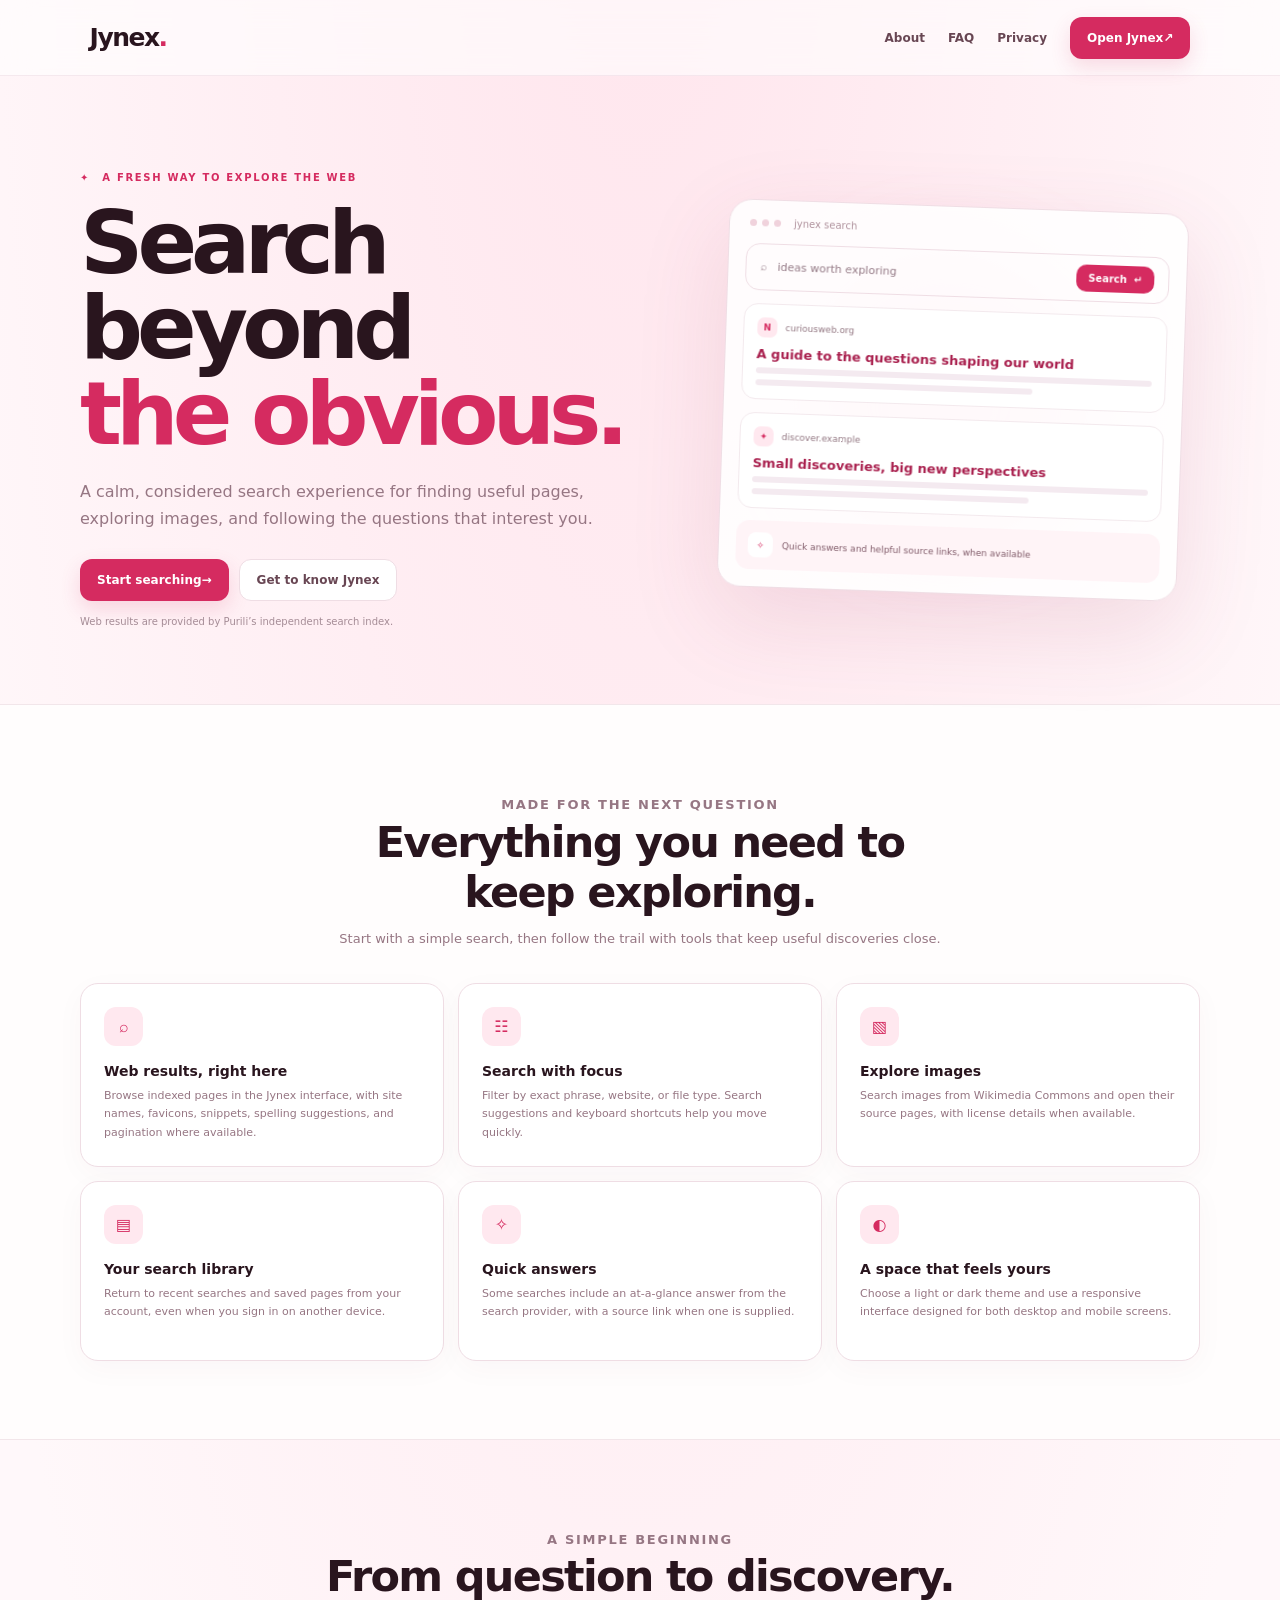
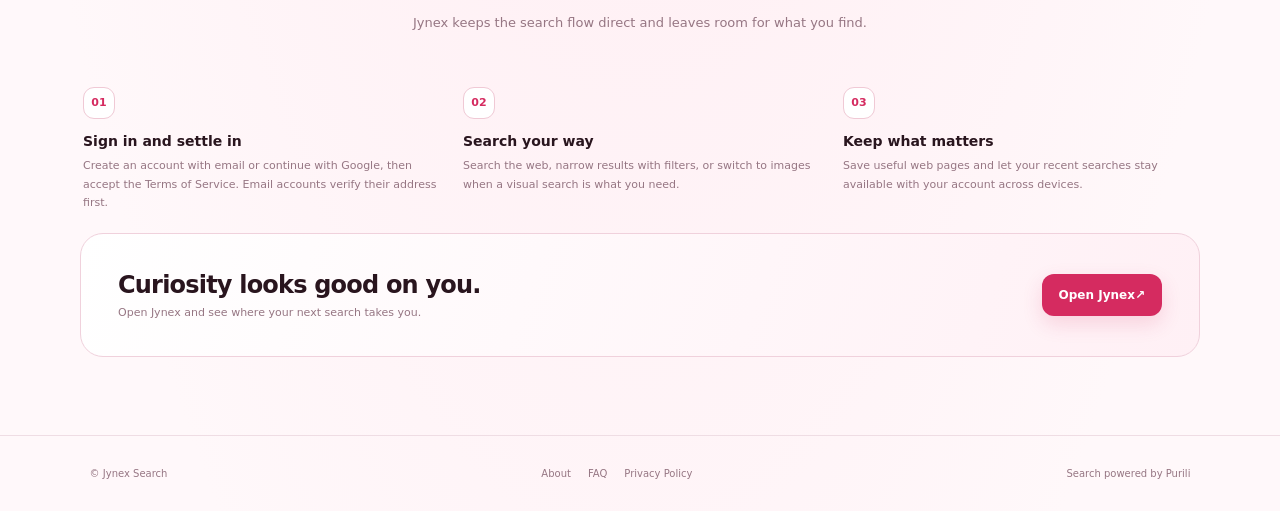
<file: docs/index.html>
<!doctype html>
<html lang="en">
<head>
  <meta charset="utf-8">
  <meta name="viewport" content="width=device-width, initial-scale=1">
  <meta name="theme-color" content="#fff8fa">
  <meta name="description" content="Meet Jynex: a thoughtful place to search the web, explore images, and follow your curiosity.">
  <title>Jynex — Search beyond the obvious</title>
  <link rel="icon" href="./favicon.png" type="image/png">
  <link rel="stylesheet" href="./site.css">
</head>
<body>
  <header class="site-nav">
    <a class="wordmark" href="https://divyankg26.github.io/jynex/" aria-label="Jynex home">Jynex<span>.</span></a>
    <nav class="nav-links" aria-label="Main navigation">
      <a href="https://divyankg26.github.io/jynex/about/">About</a>
      <a href="https://divyankg26.github.io/jynex/faq/">FAQ</a>
      <a href="https://divyankg26.github.io/jynex/privacy/">Privacy</a>
      <a class="nav-cta" href="https://divyankg26.github.io/jynex/app/">Open Jynex <span aria-hidden="true">↗</span></a>
    </nav>
  </header>

  <main>
    <section class="page-wrap hero">
      <div>
        <p class="eyebrow"><span>✦</span> A fresh way to explore the web</p>
        <h1>Search beyond<br><em>the obvious.</em></h1>
        <p class="hero-copy">A calm, considered search experience for finding useful pages, exploring images, and following the questions that interest you.</p>
        <div class="hero-actions">
          <a class="button-primary" href="https://divyankg26.github.io/jynex/app/">Start searching <span aria-hidden="true">→</span></a>
          <a class="button-secondary" href="https://divyankg26.github.io/jynex/about/">Get to know Jynex</a>
        </div>
        <p class="hero-note">Web results are provided by Purili’s independent search index.</p>
      </div>
      <div class="search-art" aria-label="Illustration of a Jynex search page">
        <div class="glow"></div>
        <div class="mock-window" aria-hidden="true">
          <div class="mock-top"><span class="mock-dot"></span><span class="mock-dot"></span><span class="mock-dot"></span><span style="margin-left:8px">jynex search</span></div>
          <div class="mock-query"><span>⌕</span> ideas worth exploring <b>Search&nbsp; ↵</b></div>
          <div class="mock-result"><div class="mock-domain"><span class="mock-favicon">N</span> curiousweb.org</div><p class="mock-title">A guide to the questions shaping our world</p><div class="mock-lines"></div><div class="mock-lines short"></div></div>
          <div class="mock-result"><div class="mock-domain"><span class="mock-favicon">✦</span> discover.example</div><p class="mock-title">Small discoveries, big new perspectives</p><div class="mock-lines"></div><div class="mock-lines short"></div></div>
          <div class="mock-answer"><i>✧</i><span>Quick answers and helpful source links, when available</span></div>
        </div>
      </div>
    </section>

    <section class="section section-tint">
      <div class="page-wrap">
        <div class="section-heading"><p class="eyebrow">Made for the next question</p><h2>Everything you need to keep exploring.</h2><p>Start with a simple search, then follow the trail with tools that keep useful discoveries close.</p></div>
        <div class="feature-grid">
          <article class="feature-card"><span class="feature-icon">⌕</span><h3>Web results, right here</h3><p>Browse indexed pages in the Jynex interface, with site names, favicons, snippets, spelling suggestions, and pagination where available.</p></article>
          <article class="feature-card"><span class="feature-icon">☷</span><h3>Search with focus</h3><p>Filter by exact phrase, website, or file type. Search suggestions and keyboard shortcuts help you move quickly.</p></article>
          <article class="feature-card"><span class="feature-icon">▧</span><h3>Explore images</h3><p>Search images from Wikimedia Commons and open their source pages, with license details when available.</p></article>
          <article class="feature-card"><span class="feature-icon">▤</span><h3>Your search library</h3><p>Return to recent searches and saved pages from your account, even when you sign in on another device.</p></article>
          <article class="feature-card"><span class="feature-icon">✧</span><h3>Quick answers</h3><p>Some searches include an at-a-glance answer from the search provider, with a source link when one is supplied.</p></article>
          <article class="feature-card"><span class="feature-icon">◐</span><h3>A space that feels yours</h3><p>Choose a light or dark theme and use a responsive interface designed for both desktop and mobile screens.</p></article>
        </div>
      </div>
    </section>

    <section class="section">
      <div class="page-wrap">
        <div class="section-heading"><p class="eyebrow">A simple beginning</p><h2>From question to discovery.</h2><p>Jynex keeps the search flow direct and leaves room for what you find.</p></div>
        <div class="steps">
          <article class="step"><span class="step-number">01</span><h3>Sign in and settle in</h3><p>Create an account with email or continue with Google, then accept the Terms of Service. Email accounts verify their address first.</p></article>
          <article class="step"><span class="step-number">02</span><h3>Search your way</h3><p>Search the web, narrow results with filters, or switch to images when a visual search is what you need.</p></article>
          <article class="step"><span class="step-number">03</span><h3>Keep what matters</h3><p>Save useful web pages and let your recent searches stay available with your account across devices.</p></article>
        </div>
        <div class="cta-band"><div><h2>Curiosity looks good on you.</h2><p>Open Jynex and see where your next search takes you.</p></div><a class="button-primary" href="https://divyankg26.github.io/jynex/app/">Open Jynex <span aria-hidden="true">↗</span></a></div>
      </div>
    </section>
  </main>

  <footer class="site-footer"><span>© Jynex Search</span><nav aria-label="Footer navigation"><a href="https://divyankg26.github.io/jynex/about/">About</a><a href="https://divyankg26.github.io/jynex/faq/">FAQ</a><a href="https://divyankg26.github.io/jynex/privacy/">Privacy Policy</a></nav><span>Search powered by Purili</span></footer>
</body>
</html>
</file>
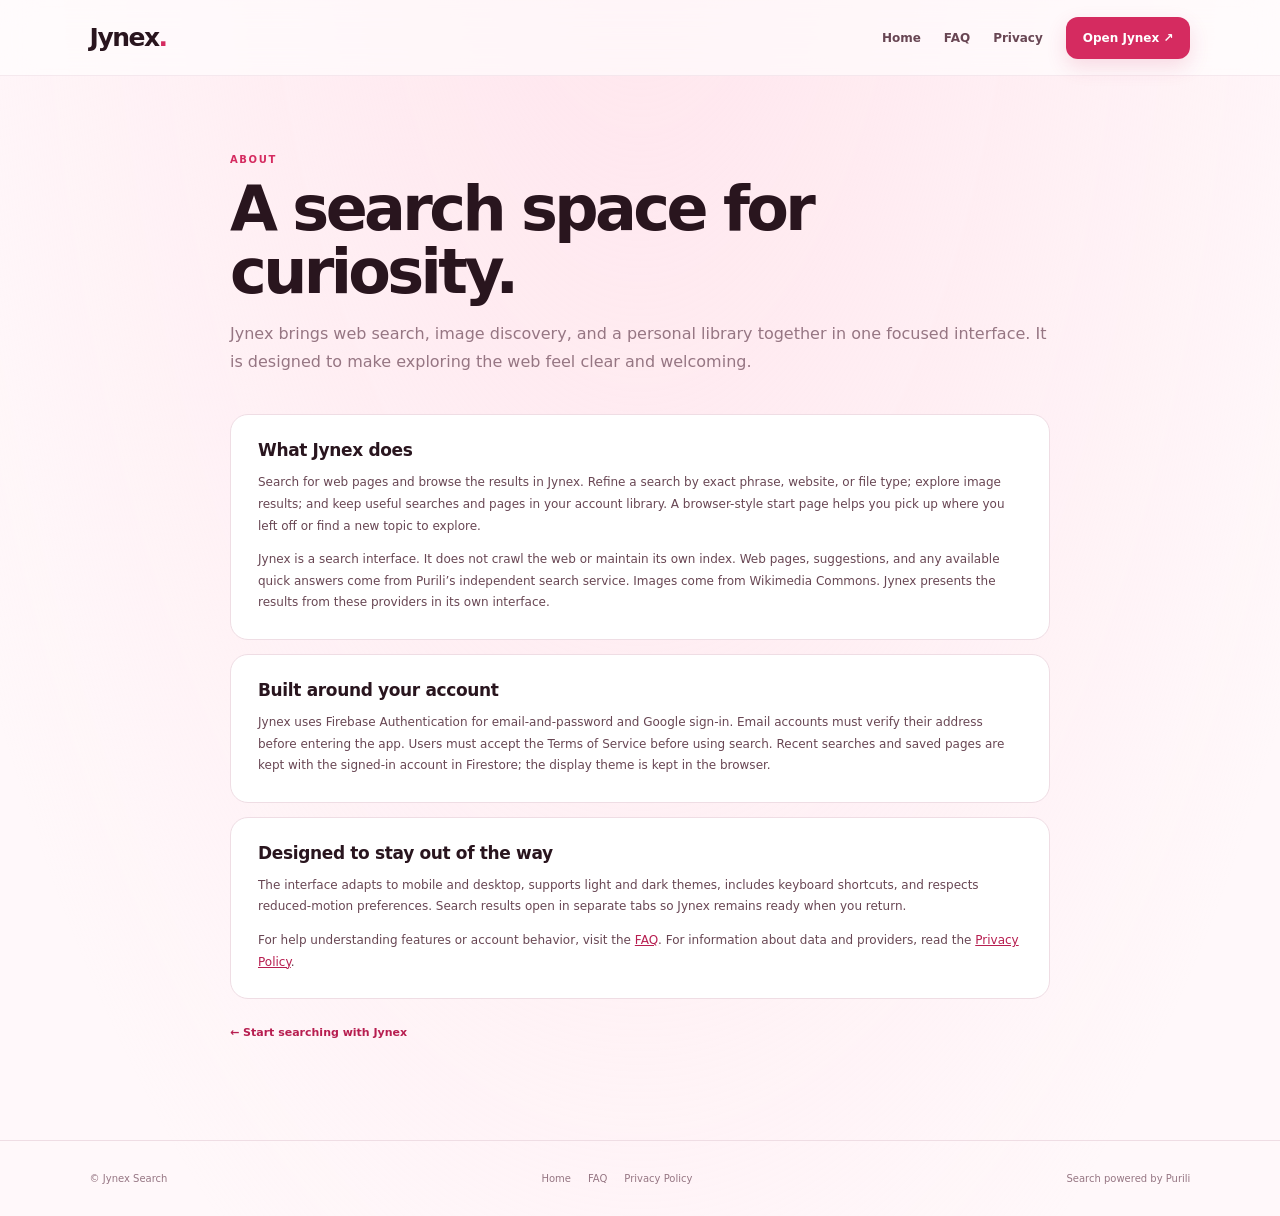
<file: docs/about/index.html>
<!doctype html>
<html lang="en">
<head>
  <meta charset="utf-8"><meta name="viewport" content="width=device-width, initial-scale=1"><meta name="theme-color" content="#fff8fa">
  <meta name="description" content="Learn about Jynex, how its search works, and the services that provide its results.">
  <title>About Jynex</title><link rel="icon" href="../favicon.png" type="image/png"><link rel="stylesheet" href="../site.css">
</head>
<body>
  <header class="site-nav"><a class="wordmark" href="https://divyankg26.github.io/jynex/">Jynex<span>.</span></a><nav class="nav-links" aria-label="Main navigation"><a href="https://divyankg26.github.io/jynex/">Home</a><a href="https://divyankg26.github.io/jynex/faq/">FAQ</a><a href="https://divyankg26.github.io/jynex/privacy/">Privacy</a><a class="nav-cta" href="https://divyankg26.github.io/jynex/app/">Open Jynex ↗</a></nav></header>
  <main class="content-page">
    <p class="content-kicker">About</p><h1>A search space for curiosity.</h1>
    <p class="content-lead">Jynex brings web search, image discovery, and a personal library together in one focused interface. It is designed to make exploring the web feel clear and welcoming.</p>
    <section class="content-card"><h2>What Jynex does</h2><p>Search for web pages and browse the results in Jynex. Refine a search by exact phrase, website, or file type; explore image results; and keep useful searches and pages in your account library. A browser-style start page helps you pick up where you left off or find a new topic to explore.</p><p>Jynex is a search interface. It does not crawl the web or maintain its own index. Web pages, suggestions, and any available quick answers come from Purili’s independent search service. Images come from Wikimedia Commons. Jynex presents the results from these providers in its own interface.</p></section>
    <section class="content-card"><h2>Built around your account</h2><p>Jynex uses Firebase Authentication for email-and-password and Google sign-in. Email accounts must verify their address before entering the app. Users must accept the Terms of Service before using search. Recent searches and saved pages are kept with the signed-in account in Firestore; the display theme is kept in the browser.</p></section>
    <section class="content-card"><h2>Designed to stay out of the way</h2><p>The interface adapts to mobile and desktop, supports light and dark themes, includes keyboard shortcuts, and respects reduced-motion preferences. Search results open in separate tabs so Jynex remains ready when you return.</p><p>For help understanding features or account behavior, visit the <a href="https://divyankg26.github.io/jynex/faq/">FAQ</a>. For information about data and providers, read the <a href="https://divyankg26.github.io/jynex/privacy/">Privacy Policy</a>.</p></section>
    <a class="back-link" href="https://divyankg26.github.io/jynex/app/">← Start searching with Jynex</a>
  </main>
  <footer class="site-footer"><span>© Jynex Search</span><nav aria-label="Footer navigation"><a href="https://divyankg26.github.io/jynex/">Home</a><a href="https://divyankg26.github.io/jynex/faq/">FAQ</a><a href="https://divyankg26.github.io/jynex/privacy/">Privacy Policy</a></nav><span>Search powered by Purili</span></footer>
</body>
</html>
</file>
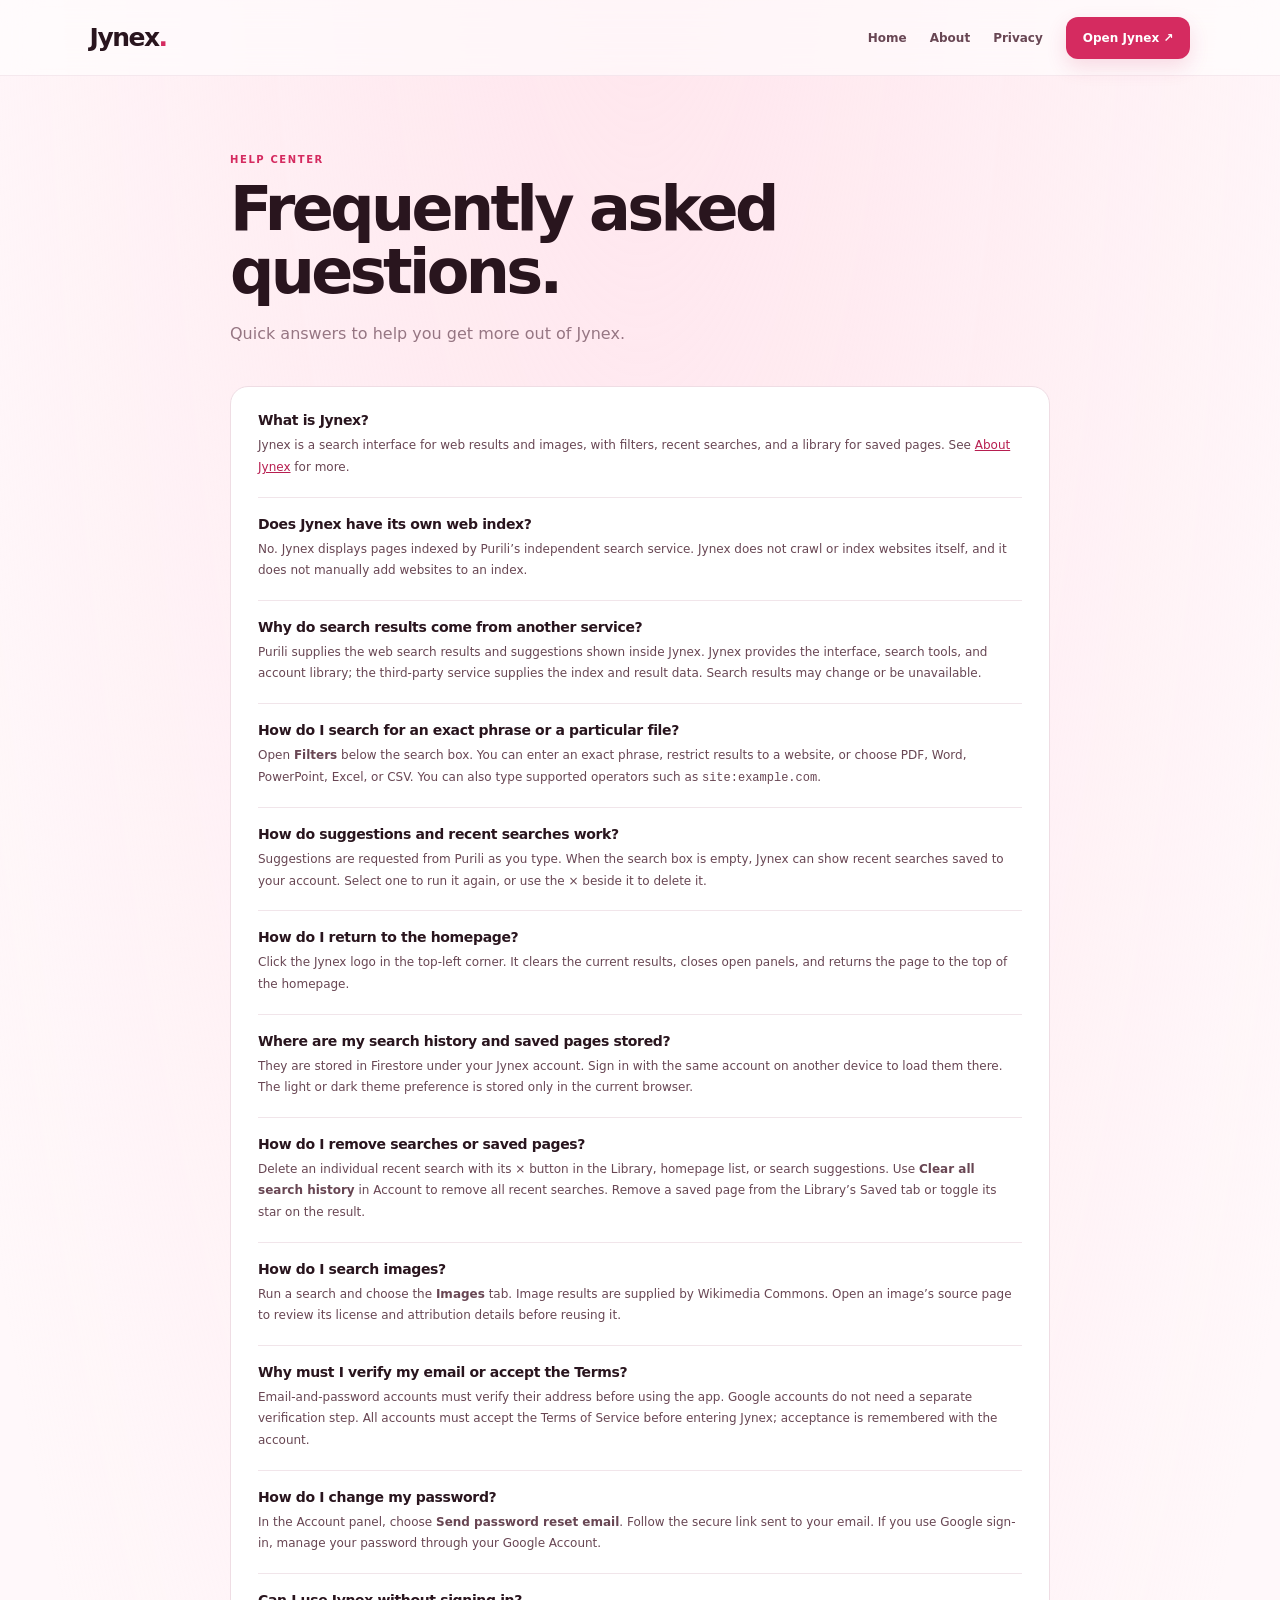
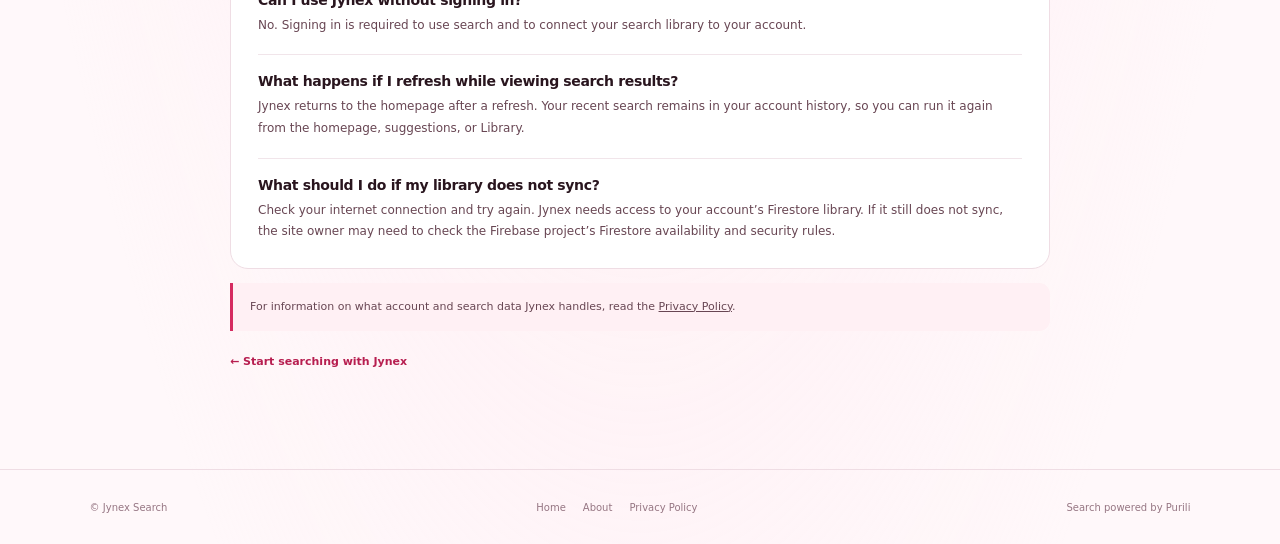
<file: docs/faq/index.html>
<!doctype html>
<html lang="en">
<head>
  <meta charset="utf-8"><meta name="viewport" content="width=device-width, initial-scale=1"><meta name="theme-color" content="#fff8fa">
  <meta name="description" content="Answers to common questions about Jynex search, accounts, results, images, privacy, and your library.">
  <title>FAQ — Jynex</title><link rel="icon" href="../favicon.png" type="image/png"><link rel="stylesheet" href="../site.css">
</head>
<body>
  <header class="site-nav"><a class="wordmark" href="https://divyankg26.github.io/jynex/">Jynex<span>.</span></a><nav class="nav-links" aria-label="Main navigation"><a href="https://divyankg26.github.io/jynex/">Home</a><a href="https://divyankg26.github.io/jynex/about/">About</a><a href="https://divyankg26.github.io/jynex/privacy/">Privacy</a><a class="nav-cta" href="https://divyankg26.github.io/jynex/app/">Open Jynex ↗</a></nav></header>
  <main class="content-page">
    <p class="content-kicker">Help center</p><h1>Frequently asked questions.</h1>
    <p class="content-lead">Quick answers to help you get more out of Jynex.</p>
    <section class="content-card" aria-label="Frequently asked questions">
      <div class="faq-item"><h2>What is Jynex?</h2><p>Jynex is a search interface for web results and images, with filters, recent searches, and a library for saved pages. See <a href="https://divyankg26.github.io/jynex/about/">About Jynex</a> for more.</p></div>
      <div class="faq-item"><h2>Does Jynex have its own web index?</h2><p>No. Jynex displays pages indexed by Purili’s independent search service. Jynex does not crawl or index websites itself, and it does not manually add websites to an index.</p></div>
      <div class="faq-item"><h2>Why do search results come from another service?</h2><p>Purili supplies the web search results and suggestions shown inside Jynex. Jynex provides the interface, search tools, and account library; the third-party service supplies the index and result data. Search results may change or be unavailable.</p></div>
      <div class="faq-item"><h2>How do I search for an exact phrase or a particular file?</h2><p>Open <strong>Filters</strong> below the search box. You can enter an exact phrase, restrict results to a website, or choose PDF, Word, PowerPoint, Excel, or CSV. You can also type supported operators such as <code>site:example.com</code>.</p></div>
      <div class="faq-item"><h2>How do suggestions and recent searches work?</h2><p>Suggestions are requested from Purili as you type. When the search box is empty, Jynex can show recent searches saved to your account. Select one to run it again, or use the × beside it to delete it.</p></div>
      <div class="faq-item"><h2>How do I return to the homepage?</h2><p>Click the Jynex logo in the top-left corner. It clears the current results, closes open panels, and returns the page to the top of the homepage.</p></div>
      <div class="faq-item"><h2>Where are my search history and saved pages stored?</h2><p>They are stored in Firestore under your Jynex account. Sign in with the same account on another device to load them there. The light or dark theme preference is stored only in the current browser.</p></div>
      <div class="faq-item"><h2>How do I remove searches or saved pages?</h2><p>Delete an individual recent search with its × button in the Library, homepage list, or search suggestions. Use <strong>Clear all search history</strong> in Account to remove all recent searches. Remove a saved page from the Library’s Saved tab or toggle its star on the result.</p></div>
      <div class="faq-item"><h2>How do I search images?</h2><p>Run a search and choose the <strong>Images</strong> tab. Image results are supplied by Wikimedia Commons. Open an image’s source page to review its license and attribution details before reusing it.</p></div>
      <div class="faq-item"><h2>Why must I verify my email or accept the Terms?</h2><p>Email-and-password accounts must verify their address before using the app. Google accounts do not need a separate verification step. All accounts must accept the Terms of Service before entering Jynex; acceptance is remembered with the account.</p></div>
      <div class="faq-item"><h2>How do I change my password?</h2><p>In the Account panel, choose <strong>Send password reset email</strong>. Follow the secure link sent to your email. If you use Google sign-in, manage your password through your Google Account.</p></div>
      <div class="faq-item"><h2>Can I use Jynex without signing in?</h2><p>No. Signing in is required to use search and to connect your search library to your account.</p></div>
      <div class="faq-item"><h2>What happens if I refresh while viewing search results?</h2><p>Jynex returns to the homepage after a refresh. Your recent search remains in your account history, so you can run it again from the homepage, suggestions, or Library.</p></div>
      <div class="faq-item"><h2>What should I do if my library does not sync?</h2><p>Check your internet connection and try again. Jynex needs access to your account’s Firestore library. If it still does not sync, the site owner may need to check the Firebase project’s Firestore availability and security rules.</p></div>
    </section>
    <p class="legal-note">For information on what account and search data Jynex handles, read the <a href="https://divyankg26.github.io/jynex/privacy/">Privacy Policy</a>.</p>
    <a class="back-link" href="https://divyankg26.github.io/jynex/app/">← Start searching with Jynex</a>
  </main>
  <footer class="site-footer"><span>© Jynex Search</span><nav aria-label="Footer navigation"><a href="https://divyankg26.github.io/jynex/">Home</a><a href="https://divyankg26.github.io/jynex/about/">About</a><a href="https://divyankg26.github.io/jynex/privacy/">Privacy Policy</a></nav><span>Search powered by Purili</span></footer>
</body>
</html>
</file>
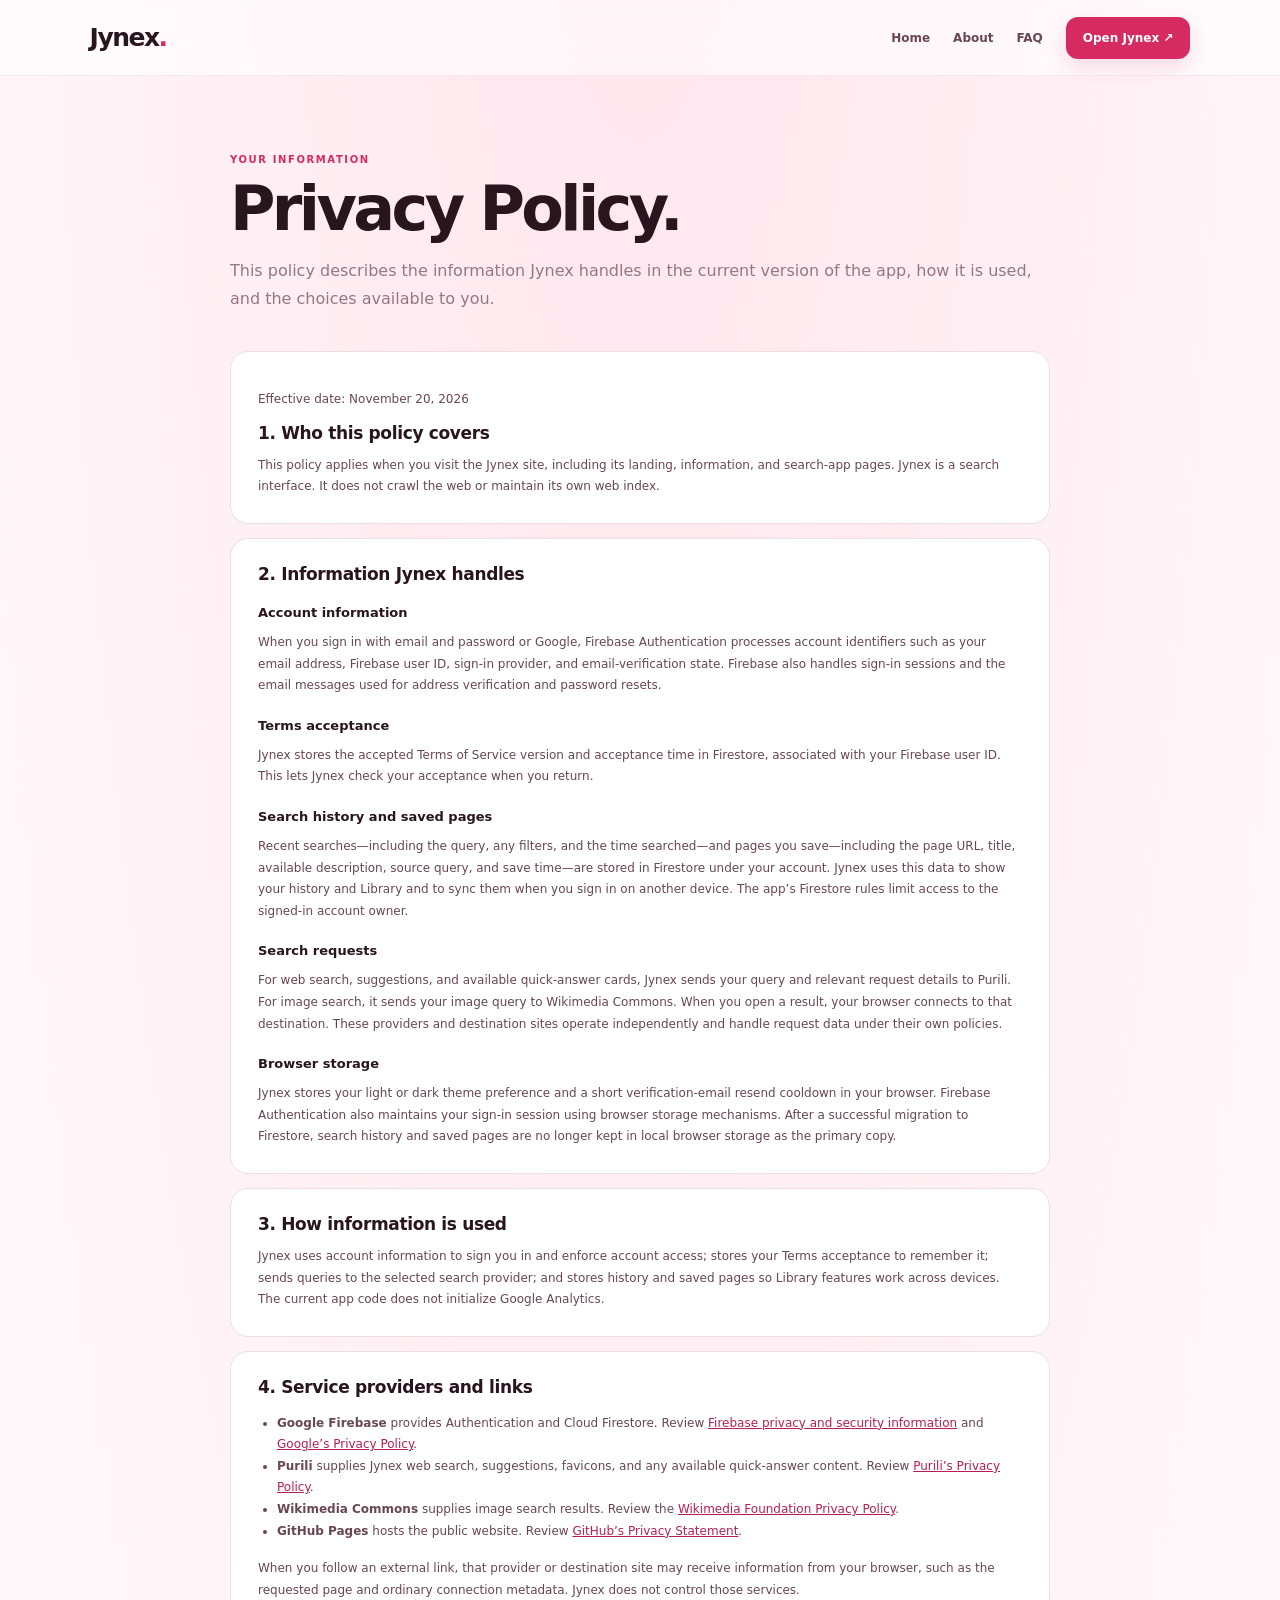
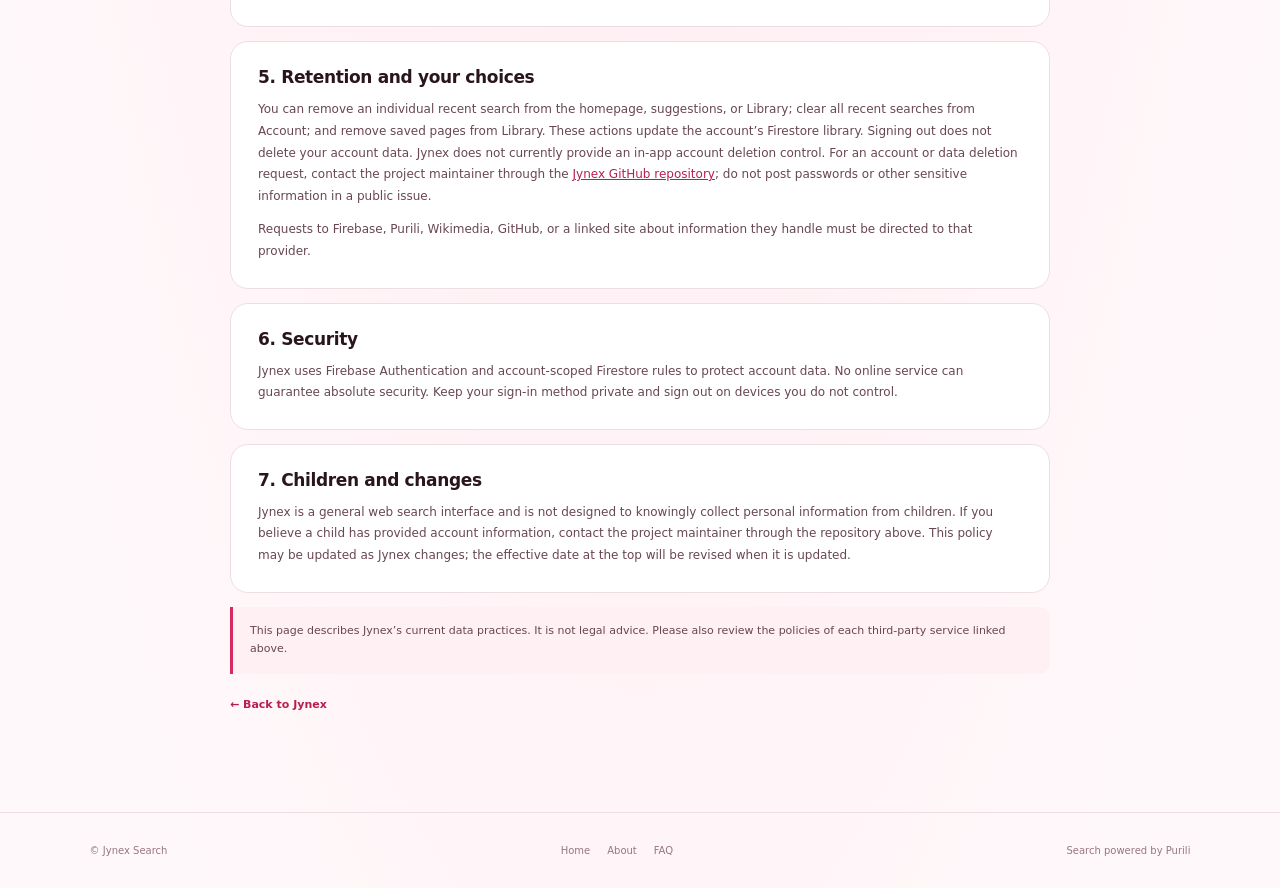
<file: docs/privacy/index.html>
<!doctype html>
<html lang="en">
<head>
  <meta charset="utf-8"><meta name="viewport" content="width=device-width, initial-scale=1"><meta name="theme-color" content="#fff8fa">
  <meta name="description" content="Read the Jynex Privacy Policy to learn what account, search, and browser data the app uses and where it is stored.">
  <title>Privacy Policy — Jynex</title><link rel="icon" href="../favicon.png" type="image/png"><link rel="stylesheet" href="../site.css">
</head>
<body>
  <header class="site-nav"><a class="wordmark" href="https://divyankg26.github.io/jynex/">Jynex<span>.</span></a><nav class="nav-links" aria-label="Main navigation"><a href="https://divyankg26.github.io/jynex/">Home</a><a href="https://divyankg26.github.io/jynex/about/">About</a><a href="https://divyankg26.github.io/jynex/faq/">FAQ</a><a class="nav-cta" href="https://divyankg26.github.io/jynex/app/">Open Jynex ↗</a></nav></header>
  <main class="content-page">
    <p class="content-kicker">Your information</p><h1>Privacy Policy.</h1>
    <p class="content-lead">This policy describes the information Jynex handles in the current version of the app, how it is used, and the choices available to you.</p>
    <section class="content-card"><p class="page-meta">Effective date: November 20, 2026</p><h2>1. Who this policy covers</h2><p>This policy applies when you visit the Jynex site, including its landing, information, and search-app pages. Jynex is a search interface. It does not crawl the web or maintain its own web index.</p></section>
    <section class="content-card"><h2>2. Information Jynex handles</h2>
      <h3>Account information</h3><p>When you sign in with email and password or Google, Firebase Authentication processes account identifiers such as your email address, Firebase user ID, sign-in provider, and email-verification state. Firebase also handles sign-in sessions and the email messages used for address verification and password resets.</p>
      <h3>Terms acceptance</h3><p>Jynex stores the accepted Terms of Service version and acceptance time in Firestore, associated with your Firebase user ID. This lets Jynex check your acceptance when you return.</p>
      <h3>Search history and saved pages</h3><p>Recent searches—including the query, any filters, and the time searched—and pages you save—including the page URL, title, available description, source query, and save time—are stored in Firestore under your account. Jynex uses this data to show your history and Library and to sync them when you sign in on another device. The app’s Firestore rules limit access to the signed-in account owner.</p>
      <h3>Search requests</h3><p>For web search, suggestions, and available quick-answer cards, Jynex sends your query and relevant request details to Purili. For image search, it sends your image query to Wikimedia Commons. When you open a result, your browser connects to that destination. These providers and destination sites operate independently and handle request data under their own policies.</p>
      <h3>Browser storage</h3><p>Jynex stores your light or dark theme preference and a short verification-email resend cooldown in your browser. Firebase Authentication also maintains your sign-in session using browser storage mechanisms. After a successful migration to Firestore, search history and saved pages are no longer kept in local browser storage as the primary copy.</p>
    </section>
    <section class="content-card"><h2>3. How information is used</h2><p>Jynex uses account information to sign you in and enforce account access; stores your Terms acceptance to remember it; sends queries to the selected search provider; and stores history and saved pages so Library features work across devices. The current app code does not initialize Google Analytics.</p></section>
    <section class="content-card"><h2>4. Service providers and links</h2><ul>
      <li><strong>Google Firebase</strong> provides Authentication and Cloud Firestore. Review <a href="https://firebase.google.com/support/privacy" target="_blank" rel="noopener noreferrer">Firebase privacy and security information</a> and <a href="https://policies.google.com/privacy" target="_blank" rel="noopener noreferrer">Google’s Privacy Policy</a>.</li>
      <li><strong>Purili</strong> supplies Jynex web search, suggestions, favicons, and any available quick-answer content. Review <a href="https://puri.li/privacy" target="_blank" rel="noopener noreferrer">Purili’s Privacy Policy</a>.</li>
      <li><strong>Wikimedia Commons</strong> supplies image search results. Review the <a href="https://foundation.wikimedia.org/wiki/Policy:Privacy_policy" target="_blank" rel="noopener noreferrer">Wikimedia Foundation Privacy Policy</a>.</li>
      <li><strong>GitHub Pages</strong> hosts the public website. Review <a href="https://docs.github.com/en/site-policy/privacy-policies/github-general-privacy-statement" target="_blank" rel="noopener noreferrer">GitHub’s Privacy Statement</a>.</li>
    </ul><p>When you follow an external link, that provider or destination site may receive information from your browser, such as the requested page and ordinary connection metadata. Jynex does not control those services.</p></section>
    <section class="content-card"><h2>5. Retention and your choices</h2><p>You can remove an individual recent search from the homepage, suggestions, or Library; clear all recent searches from Account; and remove saved pages from Library. These actions update the account’s Firestore library. Signing out does not delete your account data. Jynex does not currently provide an in-app account deletion control. For an account or data deletion request, contact the project maintainer through the <a href="https://github.com/divyankg26/Jynex" target="_blank" rel="noopener noreferrer">Jynex GitHub repository</a>; do not post passwords or other sensitive information in a public issue.</p><p>Requests to Firebase, Purili, Wikimedia, GitHub, or a linked site about information they handle must be directed to that provider.</p></section>
    <section class="content-card"><h2>6. Security</h2><p>Jynex uses Firebase Authentication and account-scoped Firestore rules to protect account data. No online service can guarantee absolute security. Keep your sign-in method private and sign out on devices you do not control.</p></section>
    <section class="content-card"><h2>7. Children and changes</h2><p>Jynex is a general web search interface and is not designed to knowingly collect personal information from children. If you believe a child has provided account information, contact the project maintainer through the repository above. This policy may be updated as Jynex changes; the effective date at the top will be revised when it is updated.</p></section>
    <p class="legal-note">This page describes Jynex’s current data practices. It is not legal advice. Please also review the policies of each third-party service linked above.</p>
    <a class="back-link" href="https://divyankg26.github.io/jynex/">← Back to Jynex</a>
  </main>
  <footer class="site-footer"><span>© Jynex Search</span><nav aria-label="Footer navigation"><a href="https://divyankg26.github.io/jynex/">Home</a><a href="https://divyankg26.github.io/jynex/about/">About</a><a href="https://divyankg26.github.io/jynex/faq/">FAQ</a></nav><span>Search powered by Purili</span></footer>
</body>
</html>
</file>
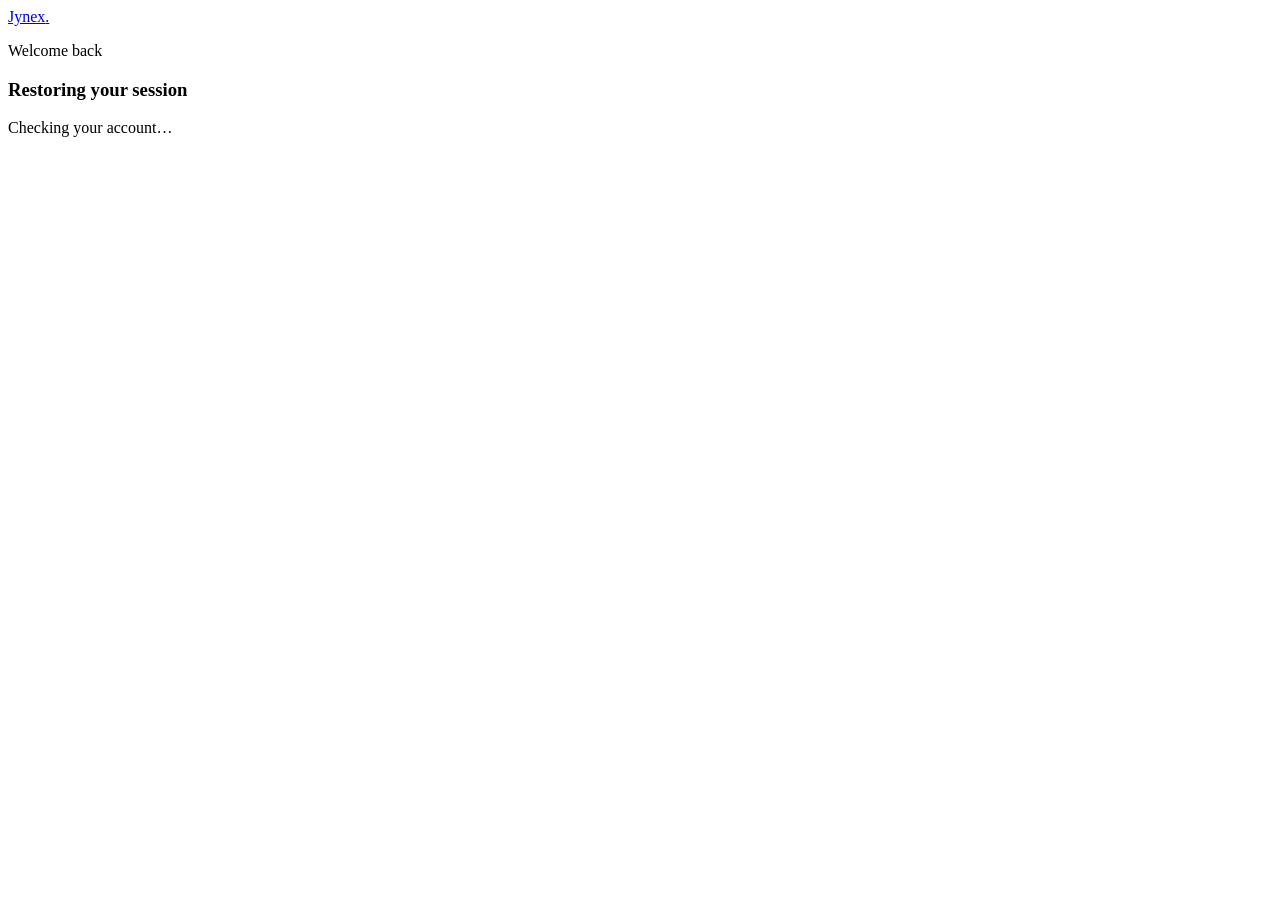
<file: docs/index.template.html>
<!doctype html>
<html lang="en">
<head>
  <meta charset="utf-8">
  <meta name="viewport" content="width=device-width, initial-scale=1">
  <meta name="theme-color" content="#fff7f8">
  <meta name="description" content="Search the web with Jynex.">
  <title>Jynex — Search the web</title>
  <link rel="icon" href="../favicon.png" type="image/png">
  <!-- JYNEX_STYLES -->

</head>
<body>
  <main class="access-gate" id="accessGate" aria-live="polite">
    <section class="access-card" aria-labelledby="accessTitle">
      <a class="brand access-brand" href="./" aria-label="Jynex home">Jynex<span>.</span></a>
      <section id="authLoadingPanel" class="gate-panel auth-loading-panel" aria-live="polite">
        <p class="gate-eyebrow">Welcome back</p>
        <h1>Restoring your session</h1>
        <span class="auth-loading-indicator" aria-hidden="true"></span>
        <p class="gate-copy">Checking your account…</p>
      </section>
      <section id="authPanel" class="gate-panel" aria-describedby="authStatus" hidden>
        <p class="gate-eyebrow">Search starts here</p>
        <h1 id="accessTitle">Welcome to Jynex</h1>
        <p class="gate-copy">Create an account or sign in to continue.</p>
        <form id="authForm" class="gate-form">
          <label class="gate-field">Email address<input id="authEmail" type="email" autocomplete="email" required></label>
          <label class="gate-field">Password<input id="authPassword" type="password" autocomplete="current-password" minlength="6" required></label>
          <label class="gate-field" id="confirmPasswordField" hidden>Confirm password<input id="authConfirmPassword" type="password" autocomplete="new-password" minlength="6"></label>
          <button class="gate-primary" id="authSubmit" type="submit">Sign in</button>
        </form>
        <div class="auth-divider"><span>or</span></div>
        <button class="google-button" id="googleSignInButton" type="button">
          <svg aria-hidden="true" viewBox="0 0 48 48"><path fill="#FFC107" d="M43.6 24.5c0-1.4-.1-2.7-.4-4H24v7.6h11a9.4 9.4 0 0 1-4.1 6.2v5h6.6c3.9-3.6 6.1-8.8 6.1-14.8Z"/><path fill="#FF3D00" d="M24 44c5.5 0 10.1-1.8 13.5-4.8l-6.6-5c-1.8 1.2-4 1.9-6.9 1.9-5.3 0-9.8-3.6-11.4-8.4H5.8v5.1A20 20 0 0 0 24 44Z"/><path fill="#4CAF50" d="M12.6 27.7a12 12 0 0 1 0-7.4v-5.1H5.8a20 20 0 0 0 0 17.6l6.8-5.1Z"/><path fill="#1976D2" d="M24 12c3 0 5.7 1 7.8 3.1l5.8-5.8C34.1 6 29.5 4 24 4A20 20 0 0 0 5.8 15.2l6.8 5.1C14.2 15.6 18.7 12 24 12Z"/></svg>
          Continue with Google
        </button>
        <div class="gate-links"><button class="gate-link" id="authModeSwitch" type="button">Create an account</button><button class="gate-link" id="forgotPasswordButton" type="button">Forgot password?</button></div>
        <p class="gate-status" id="authStatus" role="status"></p>
      </section>
      <section id="verificationPanel" class="gate-panel verification-panel" aria-labelledby="verificationTitle" aria-describedby="verificationStatus" hidden>
        <p class="gate-eyebrow">Verify your email</p>
        <h1 id="verificationTitle">Check your inbox</h1>
        <p class="gate-copy">We sent a verification link to <strong id="verificationEmail"></strong>. Verify your address before using Jynex.</p>
        <button class="gate-primary" id="checkVerificationButton" type="button">I’ve verified my email</button>
        <button class="gate-secondary verification-resend" id="resendVerificationButton" type="button">Resend verification email</button>
        <p class="gate-status" id="verificationStatus" role="status"></p>
        <div class="gate-links"><button class="gate-link" id="verificationSignOut" type="button">Sign out</button></div>
      </section>
      <section id="termsPanel" class="gate-panel terms-panel" aria-labelledby="termsTitle" aria-describedby="termsStatus" hidden>
        <p class="gate-eyebrow">One more step</p>
        <h1 id="termsTitle">Terms of Service</h1>
        <div class="terms-scroll" tabindex="0" aria-label="Terms of Service text">
          <p><strong>Effective date: November 20, 2026</strong></p>
          <h2>1. About Jynex</h2><p>Jynex provides a search interface. Web results are supplied by Purili and image results by Wikimedia Commons. Those services and the websites they link to are operated by third parties.</p>
          <h2>2. Your account</h2><p>You must sign in with Google or with an email address and password to use Jynex. Keep your sign-in details secure and tell the project maintainer if you believe someone has accessed your account without permission.</p>
          <h2>3. Acceptable use</h2><p>Use Jynex lawfully. Do not interfere with the service, attempt unauthorized access, or use it to distribute harmful or unlawful material. Follow the terms and policies of third-party services and websites you visit.</p>
          <h2>4. Search results and images</h2><p>Search results, descriptions, and images may be incomplete, inaccurate, unavailable, or changed by their providers. Jynex does not control linked websites. Image reuse terms vary; check the license and attribution details on each Wikimedia Commons file page before reusing an image.</p>
          <h2>5. Availability</h2><p>Jynex and its third-party services are provided on an “as available” basis. Features may change or stop working. Nothing in these terms excludes rights that cannot be excluded under applicable law.</p>
          <h2>6. Data and privacy</h2><p>Firebase Authentication processes your email address and account credentials to sign you in. Your acceptance of these terms is saved with your Firebase account and checked before the app opens. Recent searches and saved links are stored in Firestore under your account so they can follow you across devices. Your theme preference is stored in this browser. Search requests are sent to Purili; image searches are sent to Wikimedia Commons. <a href="https://divyankg26.github.io/jynex/privacy/" target="_blank" rel="noopener noreferrer">View the Privacy Policy</a>.</p>
          <h2>7. Changes and contact</h2><p>These terms may be updated when the service changes. If a material update requires new acceptance, Jynex will ask you to accept the updated version before continuing. Contact the Jynex maintainer through the repository where you accessed the service.</p>
        </div>
        <label class="terms-consent"><input id="tosAccepted" type="checkbox"><span>I have read and agree to the Terms of Service.</span></label>
        <div class="terms-actions"><button class="gate-secondary" id="termsSignOut" type="button">Sign out</button><button class="gate-primary" id="acceptTermsButton" type="button" disabled>Accept and continue</button></div>
        <button class="gate-secondary terms-retry" id="retryTermsCheckButton" type="button" hidden>Retry account check</button>
        <p class="gate-status" id="termsStatus" role="status"></p>
      </section>
    </section>
  </main>
  <noscript><p class="noscript-message">Jynex requires JavaScript and Firebase Authentication to sign in.</p></noscript>
  <div id="appShell" hidden>
  <header class="site-header">
    <a class="brand" href="./" aria-label="Jynex home">Jynex<span>.</span></a>
    <nav class="header-actions" aria-label="Site controls">
      <button class="icon-button" id="libraryButton" type="button" aria-label="Open recent and saved searches" title="Library">▤ <span>Library</span></button>
      <button class="icon-button theme-button" id="themeButton" type="button" aria-label="Switch to dark mode" title="Switch theme"><span id="themeIcon" aria-hidden="true">☾</span></button>
      <button class="icon-button account-button" id="accountButton" type="button" aria-haspopup="dialog" aria-controls="accountDialog">Account</button>
    </nav>
  </header>

  <main class="app-main" id="appMain">
    <section class="hero" id="hero" aria-labelledby="heroTitle">
      <p class="eyebrow"><span class="eyebrow-dot"></span> Your window to the web</p>
      <h1 id="heroTitle">Search beyond<br><span>the obvious.</span></h1>
      <p class="hero-copy">Find useful pages and explore images wherever ideas lead.</p>
    </section>

    <section class="search-area" aria-label="Search controls">
      <form class="search-form" id="searchForm" role="search" autocomplete="off">
        <span class="search-symbol" aria-hidden="true">⌕</span>
        <label class="sr-only" for="query">Search the web</label>
        <input id="query" name="q" type="search" placeholder="Search the web" autocomplete="off" aria-autocomplete="list" aria-controls="suggestions" aria-expanded="false" required>
        <button class="clear-button" id="clearButton" type="button" aria-label="Clear search" title="Clear search" hidden>×</button>
        <button class="search-button" id="searchButton" type="submit"><span>Search</span><span aria-hidden="true">↵</span></button>
        <div class="suggestions" id="suggestions" role="listbox" aria-label="Search suggestions" hidden></div>
      </form>

      <div class="filter-row">
        <details class="filter-details" id="filterDetails">
          <summary class="filter-trigger"><span aria-hidden="true">☷</span> Filters <span class="filter-count" id="filterCount" hidden>0</span></summary>
          <div class="filter-panel">
            <div class="filter-heading"><div><strong>Refine your search</strong><p>Filters use supported search operators.</p></div><button class="text-button" id="clearFiltersButton" type="button">Clear</button></div>
            <div class="filter-grid">
              <label class="filter-field"><span>Exact phrase</span><input id="phraseFilter" type="text" placeholder="e.g. climate change"></label>
              <label class="filter-field"><span>Only this site</span><input id="siteFilter" type="text" placeholder="example.com" inputmode="url"></label>
              <label class="filter-field"><span>File type</span><select id="filetypeFilter"><option value="">Any file</option><option value="pdf">PDF</option><option value="docx">Word document</option><option value="pptx">PowerPoint</option><option value="xlsx">Excel spreadsheet</option><option value="csv">CSV</option></select></label>
            </div>
            <p class="filter-hint">You can also type search operators directly, like <code>site:example.com</code>.</p>
            <button class="apply-filters-button" id="applyFiltersButton" type="button">Apply filters</button>
          </div>
        </details>
        <span class="filter-summary" id="filterSummary"></span>
        <span class="keyboard-hint"><kbd>/</kbd> or <kbd>⌘</kbd><kbd>K</kbd> to search</span>
      </div>
    </section>

    <section class="search-workspace" id="searchWorkspace" hidden aria-label="Search results">
      <div class="tabs-wrap">
        <div class="result-tabs" role="tablist" aria-label="Result type">
          <button class="result-tab is-active" id="webTab" type="button" role="tab" aria-selected="true" data-tab="web">Web</button>
          <button class="result-tab" id="imagesTab" type="button" role="tab" aria-selected="false" data-tab="images">Images</button>
        </div>
        <span class="provider-label"><span class="provider-dot"></span> Independent web index</span>
      </div>
      <div class="correction-message" id="correctionMessage" hidden></div>
      <section class="answer-slot" id="answerSlot" aria-live="polite" hidden></section>
      <div class="results-header" id="resultsHeader"></div>
      <section class="results-list" id="resultsList" aria-live="polite"></section>
      <nav class="pagination" id="pagination" aria-label="Search result pages" hidden></nav>
    </section>

    <section class="welcome-extras" id="welcomeExtras" aria-label="Search shortcuts">
      <div class="startpage-heading">
        <div><p class="welcome-label">Your web, at a glance</p><h2>Where will curiosity take you?</h2><p>Pick up where you left off or explore a new corner of the web.</p></div>
        <span class="startpage-spark" aria-hidden="true">✦</span>
      </div>
      <section class="startpage-section" aria-labelledby="exploreTitle">
        <div class="startpage-section-heading"><div><h3 id="exploreTitle">Explore something new</h3><p>Ideas to get your next search started</p></div></div>
        <div class="explore-grid">
          <button class="explore-card explore-science" type="button" data-query="new discoveries in science"><span class="explore-icon">✧</span><span class="explore-card-copy"><strong>Science &amp; space</strong><small>Discover what’s new out there</small></span><span class="explore-arrow">↗</span></button>
          <button class="explore-card explore-travel" type="button" data-query="beautiful places to visit around the world"><span class="explore-icon">⌖</span><span class="explore-card-copy"><strong>Places &amp; travel</strong><small>Find somewhere inspiring</small></span><span class="explore-arrow">↗</span></button>
          <button class="explore-card explore-learning" type="button" data-query="learn a new skill online"><span class="explore-icon">▤</span><span class="explore-card-copy"><strong>Learn something</strong><small>Follow a question further</small></span><span class="explore-arrow">↗</span></button>
          <button class="explore-card explore-technology" type="button" data-query="useful new technology and tools"><span class="explore-icon">⌘</span><span class="explore-card-copy"><strong>Technology</strong><small>See what people are building</small></span><span class="explore-arrow">↗</span></button>
        </div>
      </section>
      <div class="startpage-columns">
        <section class="startpage-panel" aria-labelledby="homeRecentTitle">
          <div class="startpage-section-heading"><div><h3 id="homeRecentTitle">Pick up where you left off</h3><p>Your latest searches on this device</p></div><button class="text-button" id="homeLibraryButton" type="button">View library <span aria-hidden="true">↗</span></button></div>
          <div class="home-recent-list" id="homeRecentSearches"><p class="home-recent-empty">Your recent searches will appear here.</p></div>
        </section>
        <section class="startpage-panel startpage-tip" aria-labelledby="searchTipsTitle">
          <div class="tip-art" aria-hidden="true"><span class="tip-orbit tip-orbit-one"></span><span class="tip-orbit tip-orbit-two"></span><span class="tip-star">✦</span></div>
          <p class="welcome-label">A little search tip</p>
          <h3 id="searchTipsTitle">Get closer to what you mean.</h3>
          <p>Use Filters to search for an exact phrase, limit results to a website, or find a specific file type.</p>
          <button class="tip-action" id="homeFiltersButton" type="button">Explore search filters <span aria-hidden="true">→</span></button>
        </section>
      </div>
      <p class="privacy-note">Search results come from an independent web index. Your history and saved items sync to your account.</p>
    </section>
  </main>

  <footer class="site-footer"><span>Jynex Search</span><nav class="footer-links" aria-label="Jynex information"><a href="https://divyankg26.github.io/jynex/faq/">FAQ</a><a href="https://divyankg26.github.io/jynex/about/">About</a></nav><span>Results provided by <a href="https://puri.li/" target="_blank" rel="noopener noreferrer">Purili</a></span><span>Built for curiosity <span class="footer-spark">✦</span></span></footer>

  <dialog class="library-dialog" id="libraryDialog" aria-labelledby="libraryTitle">
    <div class="dialog-topline"><div><p class="eyebrow dialog-eyebrow">Your Jynex</p><h2 id="libraryTitle">Search library</h2></div><button class="icon-button close-dialog" id="closeLibraryButton" type="button" aria-label="Close library">×</button></div>
    <div class="library-tabs" role="tablist" aria-label="Library contents"><button class="library-tab is-active" type="button" role="tab" aria-selected="true" data-library-tab="recent">Recent</button><button class="library-tab" type="button" role="tab" aria-selected="false" data-library-tab="saved">Saved <span id="savedCount">0</span></button></div>
    <div class="library-content" id="libraryContent"></div>
  </dialog>
  <div class="toast-region" id="toastRegion" aria-live="polite" aria-atomic="true"></div>
  <dialog class="library-dialog account-dialog" id="accountDialog" aria-labelledby="accountTitle">
    <div class="dialog-topline"><div><p class="eyebrow dialog-eyebrow">Signed in</p><h2 id="accountTitle">Your account</h2></div><button class="icon-button close-dialog" id="closeAccountButton" type="button" aria-label="Close account">×</button></div>
    <p class="account-email-label">Email address</p><p class="account-email" id="accountEmail"></p>
    <section class="account-history-section">
      <h3>Search history</h3>
      <p>Remove all recent searches saved to your Jynex account.</p>
      <button class="gate-secondary" id="clearHistoryButton" type="button">Clear all search history</button>
    </section>
    <section class="password-reset-section" id="passwordResetSection">
      <h3>Change password</h3>
      <p>We’ll email you a secure link to choose a new password.</p>
      <button class="gate-secondary" id="changePasswordButton" type="button">Send password reset email</button>
    </section>
    <p class="google-password-note" id="googlePasswordNote" hidden>This account uses Google sign-in. Manage its password in your Google Account.</p>
    <p class="gate-status" id="accountStatus" role="status"></p>
    <button class="account-signout" id="signOutButton" type="button">Sign out</button>
  </dialog>
  </div>
  <!-- JYNEX_SCRIPT -->
</body>
</html>
</file>
<file: docs/site.css>
:root{color-scheme:light;--page:#fff8fa;--surface:#fff;--ink:#29151e;--soft:#684653;--muted:#967683;--line:#efdde4;--accent:#d52b60;--accent-dark:#b71e50;--rose:#ffe8ef;--shadow:0 22px 70px rgba(117,28,62,.09);font-family:Inter,ui-sans-serif,system-ui,-apple-system,BlinkMacSystemFont,"Segoe UI",sans-serif;color:var(--ink);background:var(--page);font-synthesis:none;text-rendering:optimizeLegibility;-webkit-font-smoothing:antialiased}*{box-sizing:border-box}body{min-height:100vh;margin:0;background:radial-gradient(ellipse at 50% -20%,#ffe4ec 0,transparent 48rem),var(--page)}a{color:inherit}a:focus-visible,button:focus-visible{outline:3px solid #d52b6077;outline-offset:3px}.site-nav{height:76px;padding:0 clamp(22px,7vw,112px);display:flex;align-items:center;justify-content:space-between;border-bottom:1px solid #efdde499;background:#fff9;backdrop-filter:blur(16px)}.wordmark{text-decoration:none;font-size:25px;font-weight:850;letter-spacing:-1.5px}.wordmark span{color:var(--accent)}.nav-links{display:flex;align-items:center;gap:23px}.nav-links a{color:var(--soft);font-size:12px;font-weight:650;text-decoration:none}.nav-links a:hover{color:var(--accent)}.nav-cta,.button-primary{min-height:42px;padding:0 17px;display:inline-flex;align-items:center;justify-content:center;border:0;border-radius:12px;background:var(--accent);color:white!important;text-decoration:none;font-size:12px;font-weight:750;box-shadow:0 8px 20px #d52b6028;transition:transform .18s,background .18s}.nav-cta:hover,.button-primary:hover{background:var(--accent-dark);transform:translateY(-2px)}.button-secondary{min-height:42px;padding:0 17px;display:inline-flex;align-items:center;justify-content:center;border:1px solid var(--line);border-radius:12px;background:white;color:var(--soft);text-decoration:none;font-size:12px;font-weight:700}.page-wrap{width:min(1120px,calc(100% - 42px));margin:0 auto}.hero{min-height:610px;padding:96px 0 77px;display:grid;grid-template-columns:1.08fr .92fr;align-items:center;gap:48px}.eyebrow{margin:0 0 17px;color:var(--accent);font-size:10px;font-weight:850;letter-spacing:1.7px;text-transform:uppercase}.eyebrow span{margin-right:7px}.hero h1{max-width:660px;margin:0;font-size:clamp(54px,8vw,88px);line-height:.97;letter-spacing:-6px}.hero h1 em{color:var(--accent);font-style:normal}.hero-copy{max-width:520px;margin:22px 0 27px;color:var(--muted);font-size:16px;line-height:1.7}.hero-actions{display:flex;flex-wrap:wrap;gap:10px}.hero-note{margin:15px 0 0;color:#a58c96;font-size:10px}.search-art{position:relative;min-height:355px;display:grid;place-items:center}.glow{position:absolute;width:280px;height:280px;border-radius:50%;background:#f3a3bb55;filter:blur(42px)}.mock-window{position:relative;width:min(100%,460px);padding:17px;border:1px solid #efdde4;border-radius:23px;background:#ffffffdb;box-shadow:0 30px 90px #a13d6122;transform:rotate(2deg)}.mock-top{display:flex;align-items:center;gap:5px;padding:0 3px 15px;color:#b0929d;font-size:10px}.mock-dot{width:7px;height:7px;border-radius:50%;background:#f0d2dc}.mock-query{height:47px;padding:0 14px;display:flex;align-items:center;gap:10px;border:1px solid var(--line);border-radius:14px;color:#947985;font-size:11px}.mock-query b{margin-left:auto;padding:8px 12px;border-radius:10px;background:var(--accent);color:white;font-size:10px}.mock-result{margin-top:13px;padding:13px;border:1px solid #f3e9ed;border-radius:14px;background:white}.mock-domain{display:flex;align-items:center;gap:8px;color:#927681;font-size:9px}.mock-favicon{width:20px;height:20px;display:grid;place-items:center;border-radius:7px;background:var(--rose);color:var(--accent);font-weight:800}.mock-title{margin:9px 0 5px;color:#a9204e;font-size:13px;font-weight:750}.mock-lines{height:6px;margin-top:6px;border-radius:4px;background:#f4eaf0}.mock-lines.short{width:70%}.mock-answer{display:flex;align-items:center;gap:9px;margin-top:12px;padding:12px;border-radius:13px;background:#fff4f7;color:#805b69;font-size:9px}.mock-answer i{width:25px;height:25px;display:grid;place-items:center;border-radius:8px;background:white;color:var(--accent);font-style:normal}.section{padding:78px 0}.section-tint{background:#fffdfd;border-top:1px solid #f2e6ea;border-bottom:1px solid #f2e6ea}.section-heading{max-width:650px;margin:0 auto 33px;text-align:center}.section-heading h2{margin:0;font-size:clamp(29px,4vw,43px);letter-spacing:-1.7px}.section-heading p{margin:11px 0 0;color:var(--muted);font-size:13px;line-height:1.7}.feature-grid{display:grid;grid-template-columns:repeat(3,1fr);gap:14px}.feature-card{min-height:180px;padding:23px;border:1px solid var(--line);border-radius:18px;background:white;box-shadow:0 8px 30px #69273f08}.feature-icon{width:39px;height:39px;margin-bottom:17px;display:grid;place-items:center;border-radius:12px;background:var(--rose);color:var(--accent);font-size:16px}.feature-card h3{margin:0;font-size:14px}.feature-card p{margin:8px 0 0;color:var(--muted);font-size:11px;line-height:1.7}.steps{display:grid;grid-template-columns:repeat(3,1fr);gap:20px}.step{padding:20px 3px}.step-number{width:32px;height:32px;margin-bottom:14px;display:grid;place-items:center;border:1px solid #f0c9d5;border-radius:11px;background:white;color:var(--accent);font-size:11px;font-weight:800}.step h3{margin:0;font-size:14px}.step p{margin:8px 0 0;color:var(--muted);font-size:11px;line-height:1.7}.cta-band{padding:37px;display:flex;align-items:center;justify-content:space-between;gap:20px;border:1px solid #f0d1dc;border-radius:23px;background:linear-gradient(110deg,#fff,#fff0f5)}.cta-band h2{margin:0;font-size:24px;letter-spacing:-.8px}.cta-band p{margin:7px 0 0;color:var(--muted);font-size:11px}.site-footer{min-height:76px;padding:20px clamp(22px,7vw,112px);display:flex;align-items:center;justify-content:space-between;gap:15px;border-top:1px solid var(--line);color:var(--muted);font-size:10px}.site-footer nav{display:flex;gap:17px}.site-footer a{text-decoration:none}.site-footer a:hover{color:var(--accent)}.content-page{width:min(820px,calc(100% - 42px));margin:0 auto;padding:78px 0 100px}.content-kicker{margin:0 0 12px;color:var(--accent);font-size:10px;font-weight:850;letter-spacing:1.6px;text-transform:uppercase}.content-page h1{margin:0;font-size:clamp(39px,7vw,62px);letter-spacing:-3.6px;line-height:1.02}.content-lead{margin:17px 0 38px;color:var(--muted);font-size:16px;line-height:1.75}.content-card{margin:14px 0;padding:25px 27px;border:1px solid var(--line);border-radius:18px;background:white}.content-card h2{margin:0 0 11px;font-size:17px;letter-spacing:-.35px}.content-card h3{margin:21px 0 7px;font-size:13px}.content-card p,.content-card li{color:var(--soft);font-size:12px;line-height:1.8}.content-card p:last-child{margin-bottom:0}.content-card ul{padding-left:19px}.content-card a{color:var(--accent-dark)}.page-meta{color:var(--muted);font-size:10px}.faq-item{padding:18px 0;border-bottom:1px solid #f1e5ea}.faq-item:first-child{padding-top:0}.faq-item:last-child{padding-bottom:0;border-bottom:0}.faq-item h2{margin:0 0 7px;font-size:14px}.faq-item p{margin:0;color:var(--soft);font-size:12px;line-height:1.8}.inline-cta{color:var(--accent-dark);font-weight:700}.legal-note{padding:15px 17px;border-left:3px solid var(--accent);border-radius:0 11px 11px 0;background:#fff0f4;color:var(--soft);font-size:11px;line-height:1.7}.back-link{display:inline-flex;margin-top:13px;color:var(--accent-dark);font-size:11px;font-weight:700;text-decoration:none}.back-link:hover{text-decoration:underline}@media(max-width:760px){.hero{min-height:auto;padding:68px 0 54px;grid-template-columns:1fr;gap:20px}.hero h1{letter-spacing:-4px}.search-art{min-height:300px}.feature-grid{grid-template-columns:repeat(2,1fr)}.steps{grid-template-columns:1fr;gap:2px}.step{padding:13px 2px}.site-footer{flex-wrap:wrap}.cta-band{align-items:flex-start;flex-direction:column}.nav-links{gap:13px}}@media(max-width:500px){.site-nav{height:66px;padding-inline:17px}.nav-links{gap:10px}.nav-links a{font-size:10px}.nav-cta{min-height:37px;padding-inline:11px;font-size:10px}.page-wrap,.content-page{width:min(100% - 30px,820px)}.hero{padding-top:54px}.hero h1{font-size:55px;letter-spacing:-3.8px}.hero-copy{font-size:14px}.feature-grid{grid-template-columns:1fr}.feature-card{min-height:auto;padding:19px}.section{padding:57px 0}.content-page{padding-top:55px}.content-page h1{letter-spacing:-2.6px}.content-lead{font-size:14px}.content-card{padding:19px 17px}.site-footer{align-items:flex-start;flex-direction:column;padding:22px 20px}.mock-window{padding:13px}.search-art{min-height:270px}}
</file>
